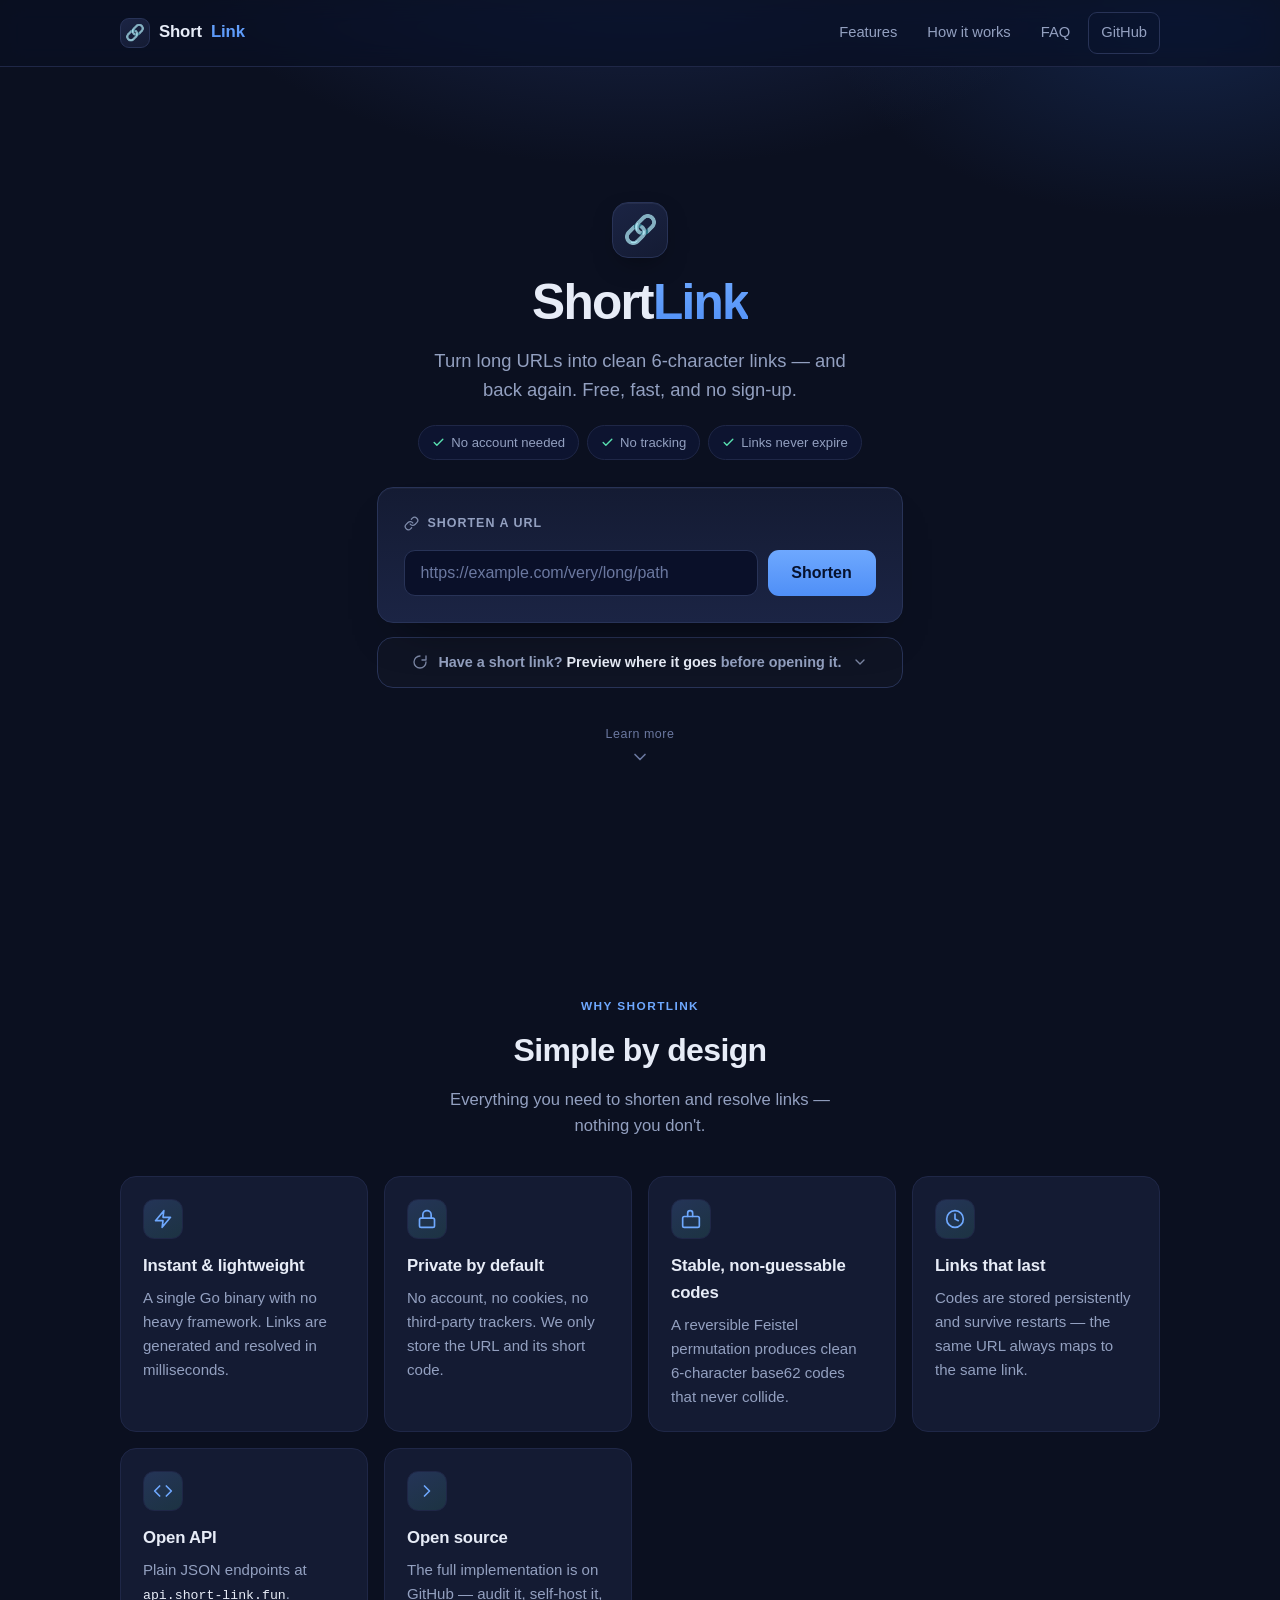
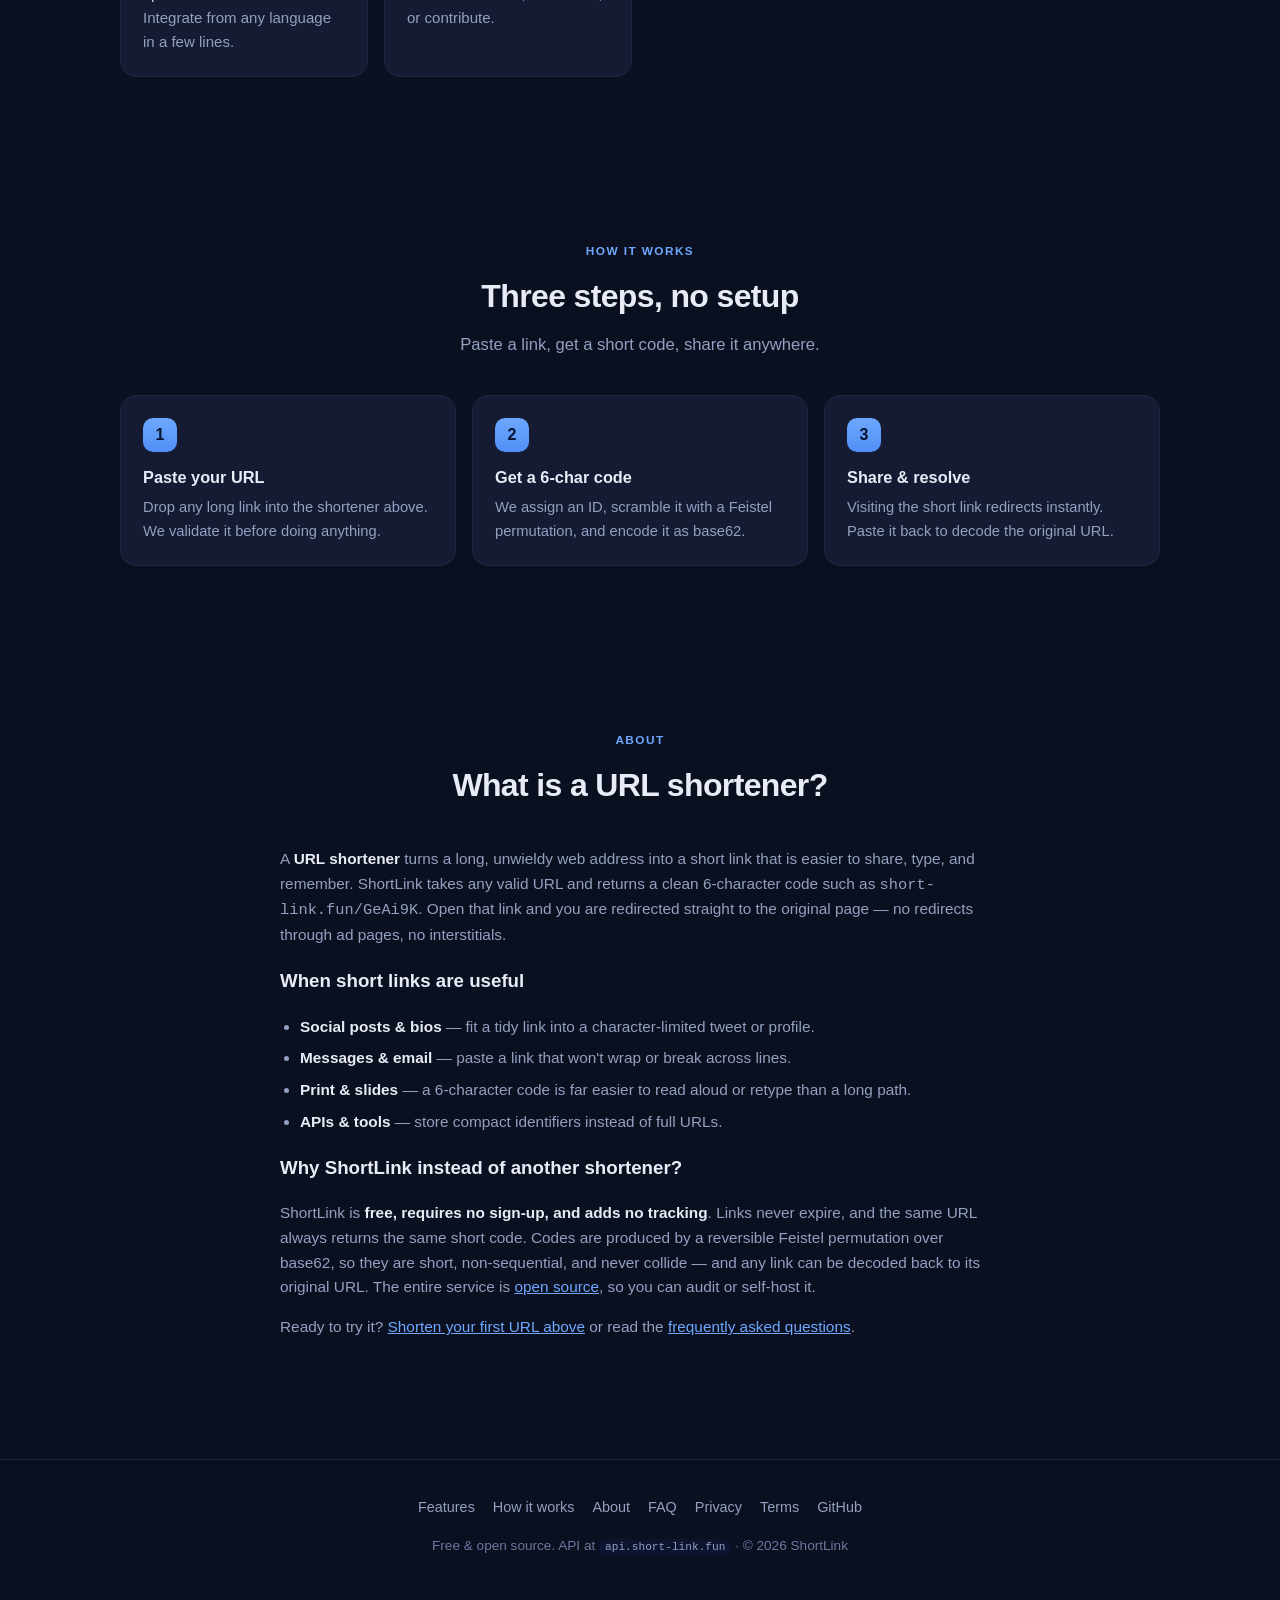
<file: web/index.html>
<!doctype html>
<html lang="en">
<head>
  <meta charset="utf-8" />
  <meta name="viewport" content="width=device-width, initial-scale=1" />

  <!-- SEO: primary  -->
  <title>ShortLink — Fast, Free URL Shortener (No Sign-up)</title>
  <meta name="description" content="Shorten long URLs into clean 6-character links and decode them back to the original. Free, fast, privacy-friendly, no sign-up or tracking." />
  <link rel="canonical" href="https://short-link.fun/" />
  <meta name="robots" content="index, follow, max-image-preview:large" />
  <meta name="theme-color" content="#0b1020" />
  <meta name="author" content="ShortLink" />
  <meta name="keywords" content="url shortener, short link, link shortener, free url shortener, shorten url, decode short link" />

  <!-- Open Graph / social share -->
  <meta property="og:type" content="website" />
  <meta property="og:title" content="ShortLink — Fast, Free URL Shortener" />
  <meta property="og:description" content="Shorten long URLs into clean 6-character links, and decode them back to the original. Free, fast, no sign-up." />
  <meta property="og:url" content="https://short-link.fun/" />
  <meta property="og:site_name" content="ShortLink" />
  <meta property="og:locale" content="en_US" />
  <meta property="og:image" content="https://short-link.fun/assets/og-image.png" />
  <meta property="og:image:width" content="1200" />
  <meta property="og:image:height" content="630" />
  <meta property="og:image:alt" content="ShortLink — fast, free URL shortener" />
  <meta name="twitter:card" content="summary_large_image" />
  <meta name="twitter:title" content="ShortLink — Fast, Free URL Shortener" />
  <meta name="twitter:description" content="Shorten long URLs into clean 6-character links, and decode them back to the original." />
  <meta name="twitter:image" content="https://short-link.fun/assets/og-image.png" />

  <link rel="icon" href="data:image/svg+xml,<svg xmlns='http://www.w3.org/2000/svg' viewBox='0 0 100 100'><text y='.9em' font-size='90'>🔗</text></svg>" />

  <!-- Perf: warm up the API connection early -->
  <link rel="preconnect" href="https://api.short-link.fun" crossorigin />
  <link rel="dns-prefetch" href="https://api.short-link.fun" />

  <link rel="stylesheet" href="assets/app.css" />

  <!-- Structured data: app + org -->
  <script type="application/ld+json">
  {
    "@context": "https://schema.org",
    "@graph": [
      {
        "@type": "WebApplication",
        "name": "ShortLink",
        "url": "https://short-link.fun/",
        "applicationCategory": "Utility",
        "operatingSystem": "Any",
        "browserRequirements": "Requires JavaScript",
        "offers": { "@type": "Offer", "price": "0", "priceCurrency": "USD" },
        "description": "Free URL shortener: shorten long URLs into 6-character links and decode them back."
      },
      {
        "@type": "Organization",
        "name": "ShortLink",
        "url": "https://short-link.fun/",
        "sameAs": ["https://github.com/TyronNA/short-link"]
      }
    ]
  }
  </script>
</head>
<body>
  <a class="skip-link" href="#tool">Skip to the shortener</a>

  <nav class="nav" aria-label="Primary">
    <div class="nav-inner">
      <a class="brand" href="/">
        <span class="badge" aria-hidden="true">🔗</span>
        Short<span class="mark">Link</span>
      </a>
      <div class="nav-links">
        <a class="hide-sm" href="#features">Features</a>
        <a class="hide-sm" href="#how">How it works</a>
        <a href="/faq">FAQ</a>
        <a class="ghbtn" href="https://github.com/TyronNA/short-link" rel="noopener">GitHub</a>
      </div>
    </div>
  </nav>

  <main id="top">
    <!-- ===== Hero + Tool (first screen, vertically centered) ===== -->
    <div class="fold">
    <section class="hero wrap" aria-labelledby="hero-title">
      <span class="logo-mark" aria-hidden="true">🔗</span>
      <h1 id="hero-title">Short<span class="mark">Link</span></h1>
      <p class="sub">Turn long URLs into clean 6-character links — and back again. Free, fast, and no sign-up.</p>
      <div class="pills">
        <span class="pill"><svg viewBox="0 0 24 24" fill="none" stroke="currentColor" stroke-width="2.5" stroke-linecap="round" stroke-linejoin="round"><polyline points="20 6 9 17 4 12"/></svg> No account needed</span>
        <span class="pill"><svg viewBox="0 0 24 24" fill="none" stroke="currentColor" stroke-width="2.5" stroke-linecap="round" stroke-linejoin="round"><polyline points="20 6 9 17 4 12"/></svg> No tracking</span>
        <span class="pill"><svg viewBox="0 0 24 24" fill="none" stroke="currentColor" stroke-width="2.5" stroke-linecap="round" stroke-linejoin="round"><polyline points="20 6 9 17 4 12"/></svg> Links never expire</span>
      </div>
    </section>

    <div id="tool" class="tool wrap">
      <section class="card" aria-labelledby="encode-title">
        <h2 class="card-title" id="encode-title">
          <svg viewBox="0 0 24 24" fill="none" stroke="currentColor" stroke-width="2" stroke-linecap="round" stroke-linejoin="round" aria-hidden="true"><path d="M10 13a5 5 0 0 0 7.54.54l3-3a5 5 0 0 0-7.07-7.07l-1.72 1.71"/><path d="M14 11a5 5 0 0 0-7.54-.54l-3 3a5 5 0 0 0 7.07 7.07l1.71-1.71"/></svg>
          Shorten a URL
        </h2>
        <form id="encode-form" class="row">
          <input type="url" id="encode-input" placeholder="https://example.com/very/long/path" required autocomplete="off" inputmode="url" aria-label="Long URL to shorten" />
          <button type="submit" id="encode-btn" class="submit">
            <span class="label">Shorten</span>
            <span class="spinner" aria-hidden="true"></span>
          </button>
        </form>
        <div class="result" id="encode-result" role="status" aria-live="polite">
          <span class="ico" aria-hidden="true"><svg viewBox="0 0 24 24" fill="none" stroke="currentColor" stroke-width="2.2" stroke-linecap="round" stroke-linejoin="round"><polyline points="20 6 9 17 4 12"/></svg></span>
          <a id="encode-link" href="#" target="_blank" rel="noopener"></a>
          <button class="copy" id="encode-copy" type="button" aria-label="Copy short link">
            <svg viewBox="0 0 24 24" fill="none" stroke="currentColor" stroke-width="2" stroke-linecap="round" stroke-linejoin="round" aria-hidden="true"><rect x="9" y="9" width="13" height="13" rx="2"/><path d="M5 15H4a2 2 0 0 1-2-2V4a2 2 0 0 1 2-2h9a2 2 0 0 1 2 2v1"/></svg>
            <span class="copy-label">Copy</span>
          </button>
        </div>
        <div class="error" id="encode-error" role="alert">
          <svg viewBox="0 0 24 24" fill="none" stroke="currentColor" stroke-width="2" stroke-linecap="round" stroke-linejoin="round" aria-hidden="true"><circle cx="12" cy="12" r="10"/><line x1="12" y1="8" x2="12" y2="12"/><line x1="12" y1="16" x2="12.01" y2="16"/></svg>
          <span class="error-text"></span>
        </div>
      </section>

      <details class="expand-tool">
        <summary aria-controls="decode-form">
          <svg viewBox="0 0 24 24" fill="none" stroke="currentColor" stroke-width="2" stroke-linecap="round" stroke-linejoin="round" aria-hidden="true"><path d="M21 12a9 9 0 1 1-9-9"/><polyline points="21 3 21 9 15 9"/></svg>
          <span>Have a short link? <strong>Preview where it goes</strong> before opening it.</span>
          <svg class="chevron" viewBox="0 0 24 24" fill="none" stroke="currentColor" stroke-width="2" stroke-linecap="round" stroke-linejoin="round" aria-hidden="true"><polyline points="6 9 12 15 18 9"/></svg>
        </summary>
        <form id="decode-form" class="row">
          <input type="text" id="decode-input" placeholder="https://short-link.fun/GeAi9K" required autocomplete="off" spellcheck="false" aria-label="Short link to expand" />
          <button type="submit" id="decode-btn" class="submit">
            <span class="label">Expand</span>
            <span class="spinner" aria-hidden="true"></span>
          </button>
        </form>
        <div class="result" id="decode-result" role="status" aria-live="polite">
          <span class="ico" aria-hidden="true"><svg viewBox="0 0 24 24" fill="none" stroke="currentColor" stroke-width="2.2" stroke-linecap="round" stroke-linejoin="round"><polyline points="20 6 9 17 4 12"/></svg></span>
          <a id="decode-link" href="#" target="_blank" rel="noopener"></a>
          <button class="copy" id="decode-copy" type="button" aria-label="Copy original URL">
            <svg viewBox="0 0 24 24" fill="none" stroke="currentColor" stroke-width="2" stroke-linecap="round" stroke-linejoin="round" aria-hidden="true"><rect x="9" y="9" width="13" height="13" rx="2"/><path d="M5 15H4a2 2 0 0 1-2-2V4a2 2 0 0 1 2-2h9a2 2 0 0 1 2 2v1"/></svg>
            <span class="copy-label">Copy</span>
          </button>
        </div>
        <div class="error" id="decode-error" role="alert">
          <svg viewBox="0 0 24 24" fill="none" stroke="currentColor" stroke-width="2" stroke-linecap="round" stroke-linejoin="round" aria-hidden="true"><circle cx="12" cy="12" r="10"/><line x1="12" y1="8" x2="12" y2="12"/><line x1="12" y1="16" x2="12.01" y2="16"/></svg>
          <span class="error-text"></span>
        </div>
      </details>
    </div>
    <a class="scroll-cue" href="#features" aria-label="See features below">
      <span>Learn more</span>
      <svg viewBox="0 0 24 24" fill="none" stroke="currentColor" stroke-width="2" stroke-linecap="round" stroke-linejoin="round" aria-hidden="true"><polyline points="6 9 12 15 18 9"/></svg>
    </a>
    </div>
    <!-- /fold -->

    <!-- ===== Features ===== -->
    <section id="features" class="block">
      <div class="wrap">
        <div class="section-head">
          <span class="eyebrow">Why ShortLink</span>
          <h2 class="section-title">Simple by design</h2>
          <p>Everything you need to shorten and resolve links — nothing you don't.</p>
        </div>
        <div class="grid">
          <article class="feature">
            <div class="ficon" aria-hidden="true"><svg viewBox="0 0 24 24" fill="none" stroke="currentColor" stroke-width="2" stroke-linecap="round" stroke-linejoin="round"><polygon points="13 2 3 14 12 14 11 22 21 10 12 10 13 2"/></svg></div>
            <h3>Instant &amp; lightweight</h3>
            <p>A single Go binary with no heavy framework. Links are generated and resolved in milliseconds.</p>
          </article>
          <article class="feature">
            <div class="ficon" aria-hidden="true"><svg viewBox="0 0 24 24" fill="none" stroke="currentColor" stroke-width="2" stroke-linecap="round" stroke-linejoin="round"><rect x="3" y="11" width="18" height="11" rx="2"/><path d="M7 11V7a5 5 0 0 1 10 0v4"/></svg></div>
            <h3>Private by default</h3>
            <p>No account, no cookies, no third-party trackers. We only store the URL and its short code.</p>
          </article>
          <article class="feature">
            <div class="ficon" aria-hidden="true"><svg viewBox="0 0 24 24" fill="none" stroke="currentColor" stroke-width="2" stroke-linecap="round" stroke-linejoin="round"><path d="M14 9V5a3 3 0 0 0-6 0v4"/><rect x="2" y="9" width="20" height="13" rx="2"/></svg></div>
            <h3>Stable, non-guessable codes</h3>
            <p>A reversible Feistel permutation produces clean 6-character base62 codes that never collide.</p>
          </article>
          <article class="feature">
            <div class="ficon" aria-hidden="true"><svg viewBox="0 0 24 24" fill="none" stroke="currentColor" stroke-width="2" stroke-linecap="round" stroke-linejoin="round"><circle cx="12" cy="12" r="10"/><polyline points="12 6 12 12 16 14"/></svg></div>
            <h3>Links that last</h3>
            <p>Codes are stored persistently and survive restarts — the same URL always maps to the same link.</p>
          </article>
          <article class="feature">
            <div class="ficon" aria-hidden="true"><svg viewBox="0 0 24 24" fill="none" stroke="currentColor" stroke-width="2" stroke-linecap="round" stroke-linejoin="round"><polyline points="16 18 22 12 16 6"/><polyline points="8 6 2 12 8 18"/></svg></div>
            <h3>Open API</h3>
            <p>Plain JSON endpoints at <code>api.short-link.fun</code>. Integrate from any language in a few lines.</p>
          </article>
          <article class="feature">
            <div class="ficon" aria-hidden="true"><svg viewBox="0 0 24 24" fill="none" stroke="currentColor" stroke-width="2" stroke-linecap="round" stroke-linejoin="round"><path d="M9 18l6-6-6-6"/></svg></div>
            <h3>Open source</h3>
            <p>The full implementation is on GitHub — audit it, self-host it, or contribute.</p>
          </article>
        </div>
      </div>
    </section>

    <!-- ===== How it works ===== -->
    <section id="how" class="block">
      <div class="wrap">
        <div class="section-head">
          <span class="eyebrow">How it works</span>
          <h2 class="section-title">Three steps, no setup</h2>
          <p>Paste a link, get a short code, share it anywhere.</p>
        </div>
        <ol class="steps">
          <li class="step">
            <div class="num">1</div>
            <h3>Paste your URL</h3>
            <p>Drop any long link into the shortener above. We validate it before doing anything.</p>
          </li>
          <li class="step">
            <div class="num">2</div>
            <h3>Get a 6-char code</h3>
            <p>We assign an ID, scramble it with a Feistel permutation, and encode it as base62.</p>
          </li>
          <li class="step">
            <div class="num">3</div>
            <h3>Share &amp; resolve</h3>
            <p>Visiting the short link redirects instantly. Paste it back to decode the original URL.</p>
          </li>
        </ol>
      </div>
    </section>

    <!-- ===== About / SEO content ===== -->
    <section id="about" class="block">
      <div class="wrap">
        <div class="section-head">
          <span class="eyebrow">About</span>
          <h2 class="section-title">What is a URL shortener?</h2>
        </div>
        <div class="prose">
          <p>A <strong>URL shortener</strong> turns a long, unwieldy web address into a short link that is
            easier to share, type, and remember. ShortLink takes any valid URL and returns a clean
            6-character code such as <code>short-link.fun/GeAi9K</code>. Open that link and you are
            redirected straight to the original page — no redirects through ad pages, no interstitials.</p>

          <h3>When short links are useful</h3>
          <ul>
            <li><strong>Social posts &amp; bios</strong> — fit a tidy link into a character-limited tweet or profile.</li>
            <li><strong>Messages &amp; email</strong> — paste a link that won't wrap or break across lines.</li>
            <li><strong>Print &amp; slides</strong> — a 6-character code is far easier to read aloud or retype than a long path.</li>
            <li><strong>APIs &amp; tools</strong> — store compact identifiers instead of full URLs.</li>
          </ul>

          <h3>Why ShortLink instead of another shortener?</h3>
          <p>ShortLink is <strong>free, requires no sign-up, and adds no tracking</strong>. Links never expire,
            and the same URL always returns the same short code. Codes are produced by a reversible Feistel
            permutation over base62, so they are short, non-sequential, and never collide — and any link can be
            decoded back to its original URL. The entire service is
            <a href="https://github.com/TyronNA/short-link" rel="noopener">open source</a>, so you can audit
            or self-host it.</p>

          <p>Ready to try it? <a href="#tool">Shorten your first URL above</a> or read the
            <a href="/faq">frequently asked questions</a>.</p>
        </div>
      </div>
    </section>
  </main>

  <footer>
    <div class="wrap">
      <nav class="foot-links" aria-label="Footer">
        <a href="#features">Features</a>
        <a href="#how">How it works</a>
        <a href="#about">About</a>
        <a href="/faq">FAQ</a>
        <a href="/privacy">Privacy</a>
        <a href="/terms">Terms</a>
        <a href="https://github.com/TyronNA/short-link" rel="noopener">GitHub</a>
      </nav>
      <p class="meta">Free &amp; open source. API at <code>api.short-link.fun</code> · © 2026 ShortLink</p>
    </div>
  </footer>

  <script src="assets/app.js" defer></script>
</body>
</html>
</file>
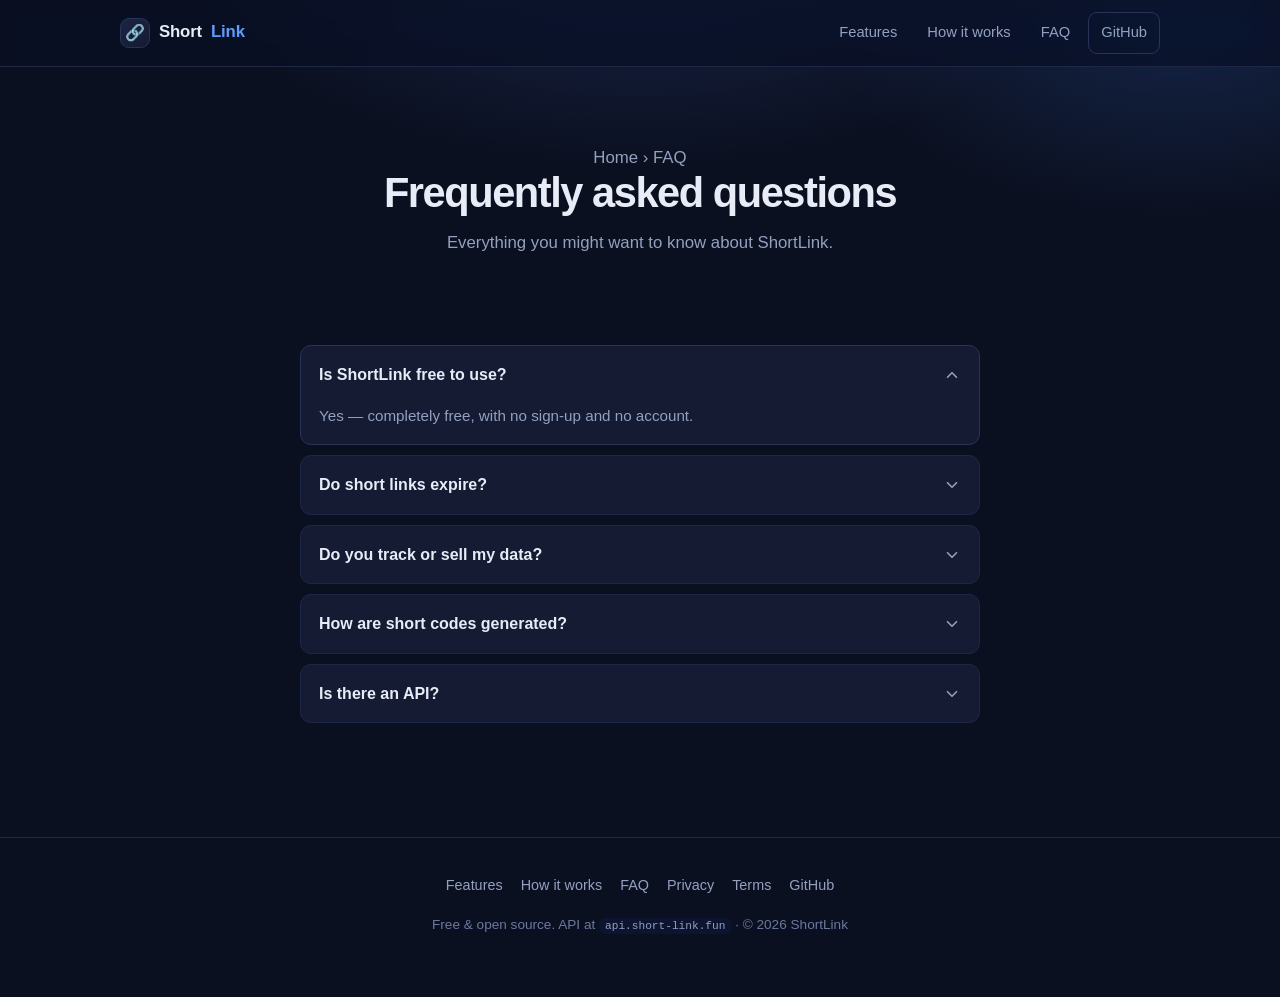
<file: web/faq.html>
<!doctype html>
<html lang="en">
<head>
  <meta charset="utf-8" />
  <meta name="viewport" content="width=device-width, initial-scale=1" />

  <title>FAQ — ShortLink URL Shortener</title>
  <meta name="description" content="Frequently asked questions about ShortLink: pricing, link expiry, privacy, how short codes are generated, and the API." />
  <link rel="canonical" href="https://short-link.fun/faq" />
  <meta name="robots" content="index, follow, max-image-preview:large" />
  <meta name="theme-color" content="#0b1020" />

  <meta property="og:type" content="website" />
  <meta property="og:title" content="FAQ — ShortLink URL Shortener" />
  <meta property="og:description" content="Answers about pricing, link expiry, privacy, short-code generation, and the ShortLink API." />
  <meta property="og:url" content="https://short-link.fun/faq" />
  <meta property="og:site_name" content="ShortLink" />
  <meta property="og:locale" content="en_US" />
  <meta property="og:image" content="https://short-link.fun/assets/og-image.png" />
  <meta property="og:image:width" content="1200" />
  <meta property="og:image:height" content="630" />
  <meta property="og:image:alt" content="ShortLink — fast, free URL shortener" />
  <meta name="twitter:card" content="summary_large_image" />
  <meta name="twitter:title" content="FAQ — ShortLink URL Shortener" />
  <meta name="twitter:description" content="Answers about pricing, link expiry, privacy, short-code generation, and the ShortLink API." />
  <meta name="twitter:image" content="https://short-link.fun/assets/og-image.png" />

  <link rel="icon" href="data:image/svg+xml,<svg xmlns='http://www.w3.org/2000/svg' viewBox='0 0 100 100'><text y='.9em' font-size='90'>🔗</text></svg>" />
  <link rel="stylesheet" href="assets/app.css" />

  <!-- FAQPage structured data (rich results) -->
  <script type="application/ld+json">
  {
    "@context": "https://schema.org",
    "@type": "FAQPage",
    "mainEntity": [
      { "@type": "Question", "name": "Is ShortLink free to use?", "acceptedAnswer": { "@type": "Answer", "text": "Yes. ShortLink is completely free with no sign-up and no account." } },
      { "@type": "Question", "name": "Do short links expire?", "acceptedAnswer": { "@type": "Answer", "text": "No. Links are stored persistently and keep redirecting to the original URL as long as the service runs." } },
      { "@type": "Question", "name": "Do you track or sell my data?", "acceptedAnswer": { "@type": "Answer", "text": "No. We do not require an account, do not run third-party trackers, and do not sell data. Only the URL and its generated code are stored." } },
      { "@type": "Question", "name": "How are short codes generated?", "acceptedAnswer": { "@type": "Answer", "text": "Each URL gets a sequential ID that is run through a reversible Feistel permutation and encoded as a 6-character base62 code. Codes are non-sequential and never collide." } },
      { "@type": "Question", "name": "Is there an API?", "acceptedAnswer": { "@type": "Answer", "text": "Yes. POST /encode and POST /decode accept and return JSON at api.short-link.fun." } }
    ]
  }
  </script>

  <!-- Breadcrumb structured data -->
  <script type="application/ld+json">
  {
    "@context": "https://schema.org",
    "@type": "BreadcrumbList",
    "itemListElement": [
      { "@type": "ListItem", "position": 1, "name": "Home", "item": "https://short-link.fun/" },
      { "@type": "ListItem", "position": 2, "name": "FAQ", "item": "https://short-link.fun/faq" }
    ]
  }
  </script>
</head>
<body>
  <a class="skip-link" href="#faq">Skip to FAQ</a>

  <nav class="nav" aria-label="Primary">
    <div class="nav-inner">
      <a class="brand" href="/">
        <span class="badge" aria-hidden="true">🔗</span>
        Short<span class="mark">Link</span>
      </a>
      <div class="nav-links">
        <a class="hide-sm" href="/#features">Features</a>
        <a class="hide-sm" href="/#how">How it works</a>
        <a href="/faq">FAQ</a>
        <a class="ghbtn" href="https://github.com/TyronNA/short-link" rel="noopener">GitHub</a>
      </div>
    </div>
  </nav>

  <main>
    <header class="page-head wrap">
      <p class="breadcrumb"><a href="/">Home</a> › FAQ</p>
      <h1>Frequently asked questions</h1>
      <p>Everything you might want to know about ShortLink.</p>
    </header>

    <section id="faq" class="block">
      <div class="wrap faq">
        <details open>
          <summary>Is ShortLink free to use? <span class="chev" aria-hidden="true"><svg viewBox="0 0 24 24" fill="none" stroke="currentColor" stroke-width="2.2" stroke-linecap="round" stroke-linejoin="round"><polyline points="6 9 12 15 18 9"/></svg></span></summary>
          <p>Yes — completely free, with no sign-up and no account.</p>
        </details>
        <details>
          <summary>Do short links expire? <span class="chev" aria-hidden="true"><svg viewBox="0 0 24 24" fill="none" stroke="currentColor" stroke-width="2.2" stroke-linecap="round" stroke-linejoin="round"><polyline points="6 9 12 15 18 9"/></svg></span></summary>
          <p>No. Links are stored persistently and keep redirecting to the original URL as long as the service runs.</p>
        </details>
        <details>
          <summary>Do you track or sell my data? <span class="chev" aria-hidden="true"><svg viewBox="0 0 24 24" fill="none" stroke="currentColor" stroke-width="2.2" stroke-linecap="round" stroke-linejoin="round"><polyline points="6 9 12 15 18 9"/></svg></span></summary>
          <p>No. There's no account, no third-party trackers, and we don't sell data. Only the URL and its generated code are stored. See our <a href="/privacy">Privacy Policy</a>.</p>
        </details>
        <details>
          <summary>How are short codes generated? <span class="chev" aria-hidden="true"><svg viewBox="0 0 24 24" fill="none" stroke="currentColor" stroke-width="2.2" stroke-linecap="round" stroke-linejoin="round"><polyline points="6 9 12 15 18 9"/></svg></span></summary>
          <p>Each URL gets a sequential ID, which is run through a reversible Feistel permutation and encoded as a 6-character base62 code. Codes are non-sequential and never collide.</p>
        </details>
        <details>
          <summary>Is there an API? <span class="chev" aria-hidden="true"><svg viewBox="0 0 24 24" fill="none" stroke="currentColor" stroke-width="2.2" stroke-linecap="round" stroke-linejoin="round"><polyline points="6 9 12 15 18 9"/></svg></span></summary>
          <p><code>POST /encode</code> and <code>POST /decode</code> accept and return JSON at <code>api.short-link.fun</code>. See the <a href="https://github.com/TyronNA/short-link" rel="noopener">GitHub README</a> for request/response details.</p>
        </details>
      </div>
    </section>
  </main>

  <footer>
    <div class="wrap">
      <nav class="foot-links" aria-label="Footer">
        <a href="/#features">Features</a>
        <a href="/#how">How it works</a>
        <a href="/faq">FAQ</a>
        <a href="/privacy">Privacy</a>
        <a href="/terms">Terms</a>
        <a href="https://github.com/TyronNA/short-link" rel="noopener">GitHub</a>
      </nav>
      <p class="meta">Free &amp; open source. API at <code>api.short-link.fun</code> · © 2026 ShortLink</p>
    </div>
  </footer>
</body>
</html>
</file>
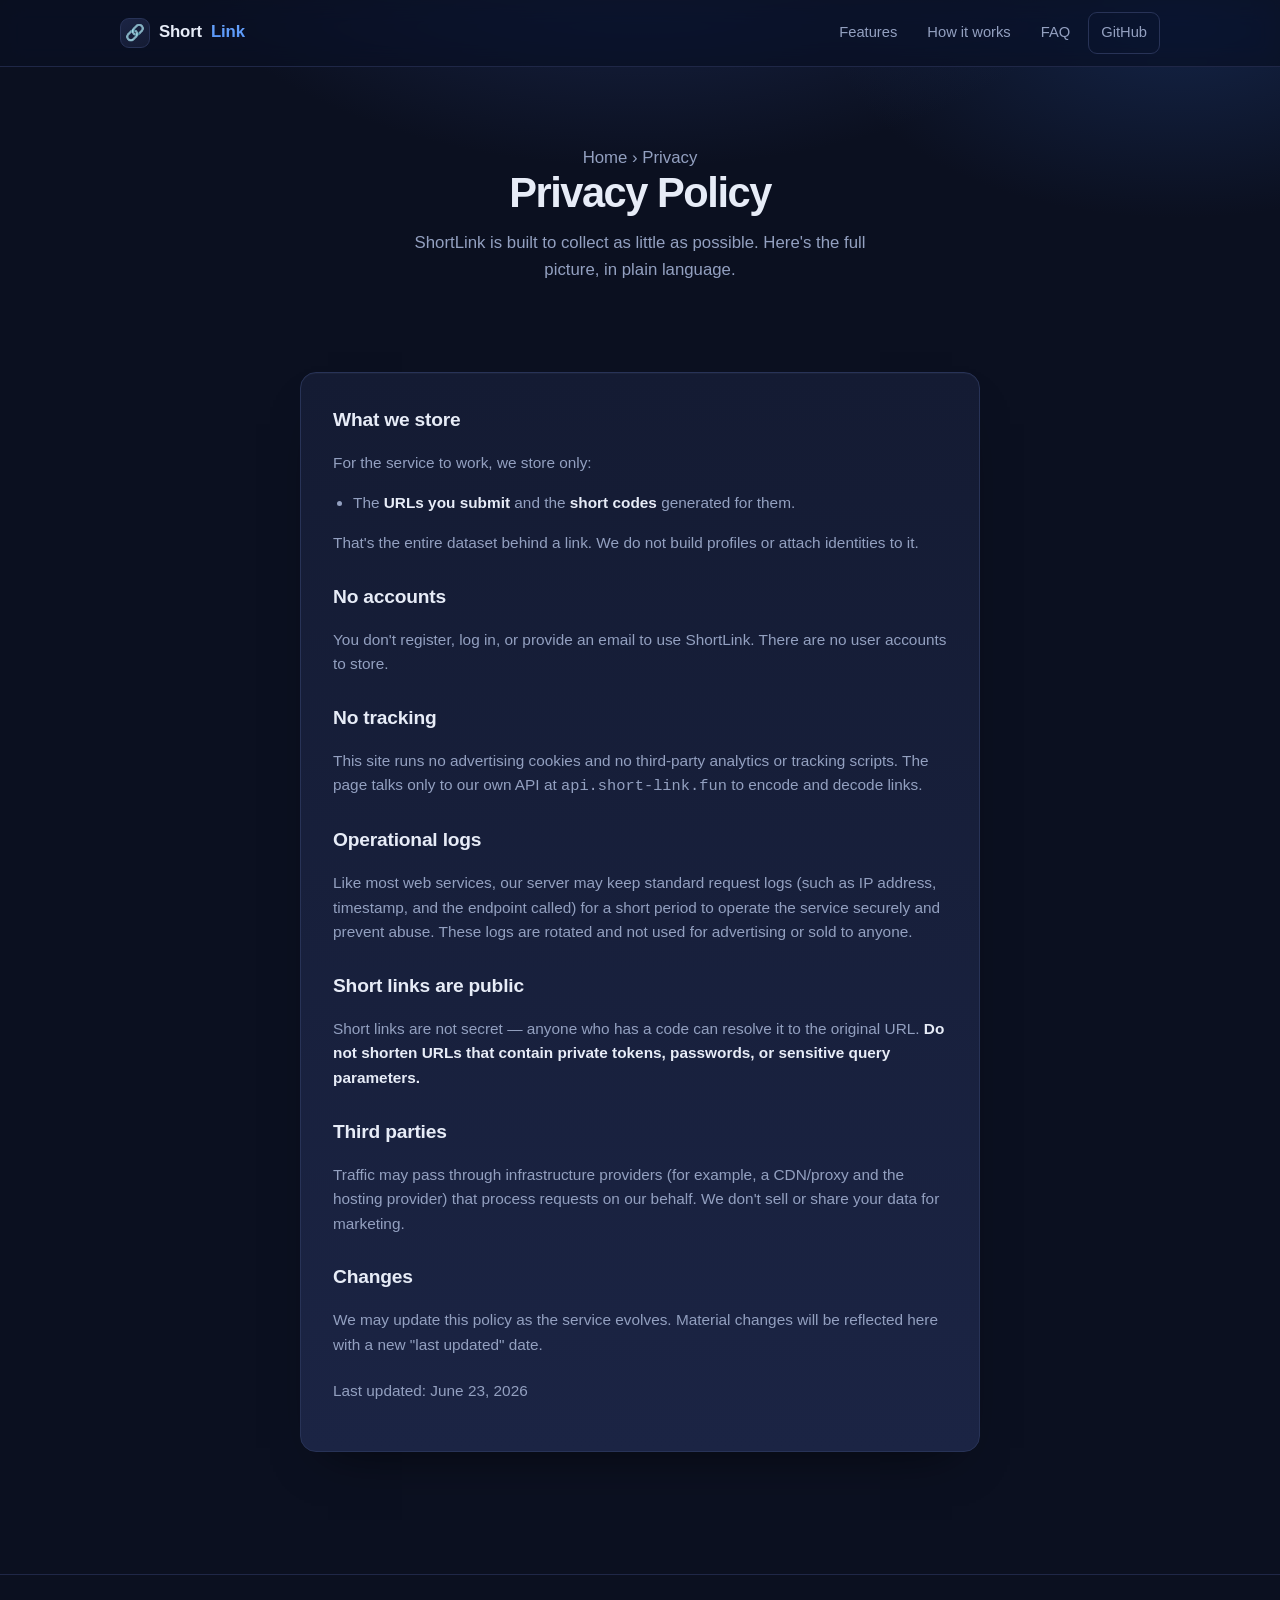
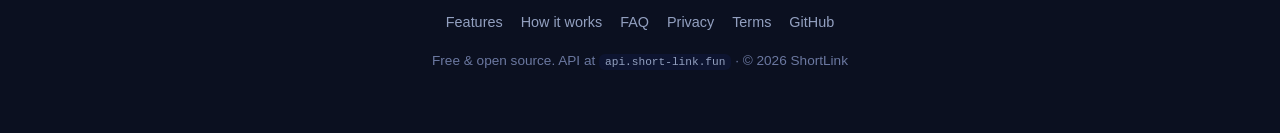
<file: web/privacy.html>
<!doctype html>
<html lang="en">
<head>
  <meta charset="utf-8" />
  <meta name="viewport" content="width=device-width, initial-scale=1" />

  <title>Privacy Policy — ShortLink</title>
  <meta name="description" content="ShortLink's privacy policy: what we store, no accounts, no third-party tracking, and how operational logs are handled." />
  <link rel="canonical" href="https://short-link.fun/privacy" />
  <meta name="robots" content="index, follow" />
  <meta name="theme-color" content="#0b1020" />

  <meta property="og:type" content="article" />
  <meta property="og:title" content="Privacy Policy — ShortLink" />
  <meta property="og:description" content="What ShortLink stores, and what it doesn't. No accounts, no trackers." />
  <meta property="og:url" content="https://short-link.fun/privacy" />
  <meta property="og:site_name" content="ShortLink" />
  <meta property="og:image" content="https://short-link.fun/assets/og-image.png" />
  <meta property="og:image:width" content="1200" />
  <meta property="og:image:height" content="630" />
  <meta property="og:image:alt" content="ShortLink — fast, free URL shortener" />
  <meta name="twitter:card" content="summary_large_image" />
  <meta name="twitter:title" content="Privacy Policy — ShortLink" />
  <meta name="twitter:description" content="What ShortLink stores, and what it doesn't. No accounts, no trackers." />
  <meta name="twitter:image" content="https://short-link.fun/assets/og-image.png" />

  <link rel="icon" href="data:image/svg+xml,<svg xmlns='http://www.w3.org/2000/svg' viewBox='0 0 100 100'><text y='.9em' font-size='90'>🔗</text></svg>" />
  <link rel="stylesheet" href="assets/app.css" />

  <!-- Breadcrumb structured data -->
  <script type="application/ld+json">
  {
    "@context": "https://schema.org",
    "@type": "BreadcrumbList",
    "itemListElement": [
      { "@type": "ListItem", "position": 1, "name": "Home", "item": "https://short-link.fun/" },
      { "@type": "ListItem", "position": 2, "name": "Privacy", "item": "https://short-link.fun/privacy" }
    ]
  }
  </script>
</head>
<body>
  <a class="skip-link" href="#content">Skip to content</a>

  <nav class="nav" aria-label="Primary">
    <div class="nav-inner">
      <a class="brand" href="/">
        <span class="badge" aria-hidden="true">🔗</span>
        Short<span class="mark">Link</span>
      </a>
      <div class="nav-links">
        <a class="hide-sm" href="/#features">Features</a>
        <a class="hide-sm" href="/#how">How it works</a>
        <a href="/faq">FAQ</a>
        <a class="ghbtn" href="https://github.com/TyronNA/short-link" rel="noopener">GitHub</a>
      </div>
    </div>
  </nav>

  <main id="content">
    <header class="page-head wrap">
      <p class="breadcrumb"><a href="/">Home</a> › Privacy</p>
      <h1>Privacy Policy</h1>
      <p>ShortLink is built to collect as little as possible. Here's the full picture, in plain language.</p>
    </header>

    <section class="block">
      <div class="wrap prose">
        <div class="card">
          <h2>What we store</h2>
          <p>For the service to work, we store only:</p>
          <ul>
            <li>The <strong>URLs you submit</strong> and the <strong>short codes</strong> generated for them.</li>
          </ul>
          <p>That's the entire dataset behind a link. We do not build profiles or attach identities to it.</p>

          <h2>No accounts</h2>
          <p>You don't register, log in, or provide an email to use ShortLink. There are no user accounts to store.</p>

          <h2>No tracking</h2>
          <p>This site runs no advertising cookies and no third-party analytics or tracking scripts. The page talks only to our own API at <code>api.short-link.fun</code> to encode and decode links.</p>

          <h2>Operational logs</h2>
          <p>Like most web services, our server may keep standard request logs (such as IP address, timestamp, and the endpoint called) for a short period to operate the service securely and prevent abuse. These logs are rotated and not used for advertising or sold to anyone.</p>

          <h2>Short links are public</h2>
          <p>Short links are not secret — anyone who has a code can resolve it to the original URL. <strong>Do not shorten URLs that contain private tokens, passwords, or sensitive query parameters.</strong></p>

          <h2>Third parties</h2>
          <p>Traffic may pass through infrastructure providers (for example, a CDN/proxy and the hosting provider) that process requests on our behalf. We don't sell or share your data for marketing.</p>

          <h2>Changes</h2>
          <p>We may update this policy as the service evolves. Material changes will be reflected here with a new "last updated" date.</p>

          <p class="updated">Last updated: June 23, 2026</p>
        </div>
      </div>
    </section>
  </main>

  <footer>
    <div class="wrap">
      <nav class="foot-links" aria-label="Footer">
        <a href="/#features">Features</a>
        <a href="/#how">How it works</a>
        <a href="/faq">FAQ</a>
        <a href="/privacy">Privacy</a>
        <a href="/terms">Terms</a>
        <a href="https://github.com/TyronNA/short-link" rel="noopener">GitHub</a>
      </nav>
      <p class="meta">Free &amp; open source. API at <code>api.short-link.fun</code> · © 2026 ShortLink</p>
    </div>
  </footer>
</body>
</html>
</file>
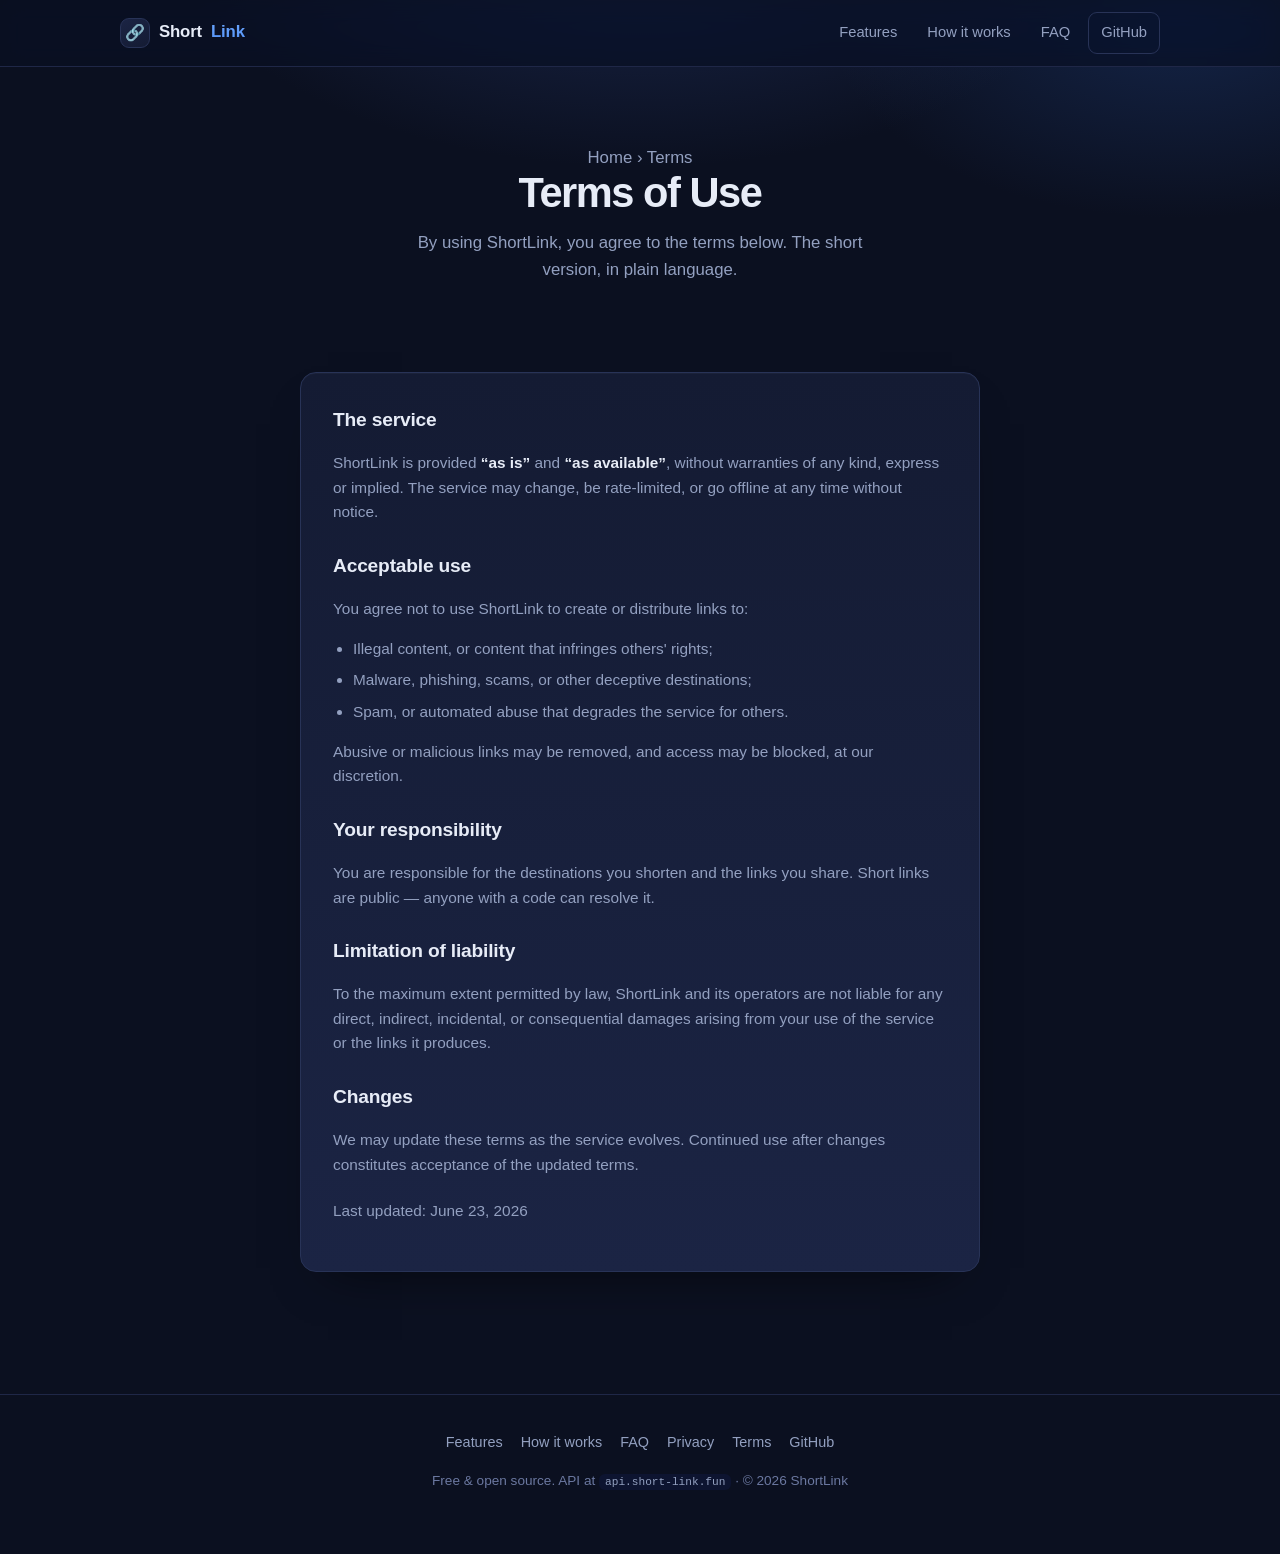
<file: web/terms.html>
<!doctype html>
<html lang="en">
<head>
  <meta charset="utf-8" />
  <meta name="viewport" content="width=device-width, initial-scale=1" />

  <title>Terms of Use — ShortLink</title>
  <meta name="description" content="ShortLink's terms of use: acceptable use, the service is provided as-is, and limitation of liability." />
  <link rel="canonical" href="https://short-link.fun/terms" />
  <meta name="robots" content="index, follow" />
  <meta name="theme-color" content="#0b1020" />

  <meta property="og:type" content="article" />
  <meta property="og:title" content="Terms of Use — ShortLink" />
  <meta property="og:description" content="Acceptable use, as-is service, and liability for ShortLink." />
  <meta property="og:url" content="https://short-link.fun/terms" />
  <meta property="og:site_name" content="ShortLink" />
  <meta property="og:image" content="https://short-link.fun/assets/og-image.png" />
  <meta property="og:image:width" content="1200" />
  <meta property="og:image:height" content="630" />
  <meta property="og:image:alt" content="ShortLink — fast, free URL shortener" />
  <meta name="twitter:card" content="summary_large_image" />
  <meta name="twitter:title" content="Terms of Use — ShortLink" />
  <meta name="twitter:description" content="Acceptable use, as-is service, and liability for ShortLink." />
  <meta name="twitter:image" content="https://short-link.fun/assets/og-image.png" />

  <link rel="icon" href="data:image/svg+xml,<svg xmlns='http://www.w3.org/2000/svg' viewBox='0 0 100 100'><text y='.9em' font-size='90'>🔗</text></svg>" />
  <link rel="stylesheet" href="assets/app.css" />

  <!-- Breadcrumb structured data -->
  <script type="application/ld+json">
  {
    "@context": "https://schema.org",
    "@type": "BreadcrumbList",
    "itemListElement": [
      { "@type": "ListItem", "position": 1, "name": "Home", "item": "https://short-link.fun/" },
      { "@type": "ListItem", "position": 2, "name": "Terms", "item": "https://short-link.fun/terms" }
    ]
  }
  </script>
</head>
<body>
  <a class="skip-link" href="#content">Skip to content</a>

  <nav class="nav" aria-label="Primary">
    <div class="nav-inner">
      <a class="brand" href="/">
        <span class="badge" aria-hidden="true">🔗</span>
        Short<span class="mark">Link</span>
      </a>
      <div class="nav-links">
        <a class="hide-sm" href="/#features">Features</a>
        <a class="hide-sm" href="/#how">How it works</a>
        <a href="/faq">FAQ</a>
        <a class="ghbtn" href="https://github.com/TyronNA/short-link" rel="noopener">GitHub</a>
      </div>
    </div>
  </nav>

  <main id="content">
    <header class="page-head wrap">
      <p class="breadcrumb"><a href="/">Home</a> › Terms</p>
      <h1>Terms of Use</h1>
      <p>By using ShortLink, you agree to the terms below. The short version, in plain language.</p>
    </header>

    <section class="block">
      <div class="wrap prose">
        <div class="card">
          <h2>The service</h2>
          <p>ShortLink is provided <strong>“as is”</strong> and <strong>“as available”</strong>, without warranties of any kind, express or implied. The service may change, be rate-limited, or go offline at any time without notice.</p>

          <h2>Acceptable use</h2>
          <p>You agree not to use ShortLink to create or distribute links to:</p>
          <ul>
            <li>Illegal content, or content that infringes others' rights;</li>
            <li>Malware, phishing, scams, or other deceptive destinations;</li>
            <li>Spam, or automated abuse that degrades the service for others.</li>
          </ul>
          <p>Abusive or malicious links may be removed, and access may be blocked, at our discretion.</p>

          <h2>Your responsibility</h2>
          <p>You are responsible for the destinations you shorten and the links you share. Short links are public — anyone with a code can resolve it.</p>

          <h2>Limitation of liability</h2>
          <p>To the maximum extent permitted by law, ShortLink and its operators are not liable for any direct, indirect, incidental, or consequential damages arising from your use of the service or the links it produces.</p>

          <h2>Changes</h2>
          <p>We may update these terms as the service evolves. Continued use after changes constitutes acceptance of the updated terms.</p>

          <p class="updated">Last updated: June 23, 2026</p>
        </div>
      </div>
    </section>
  </main>

  <footer>
    <div class="wrap">
      <nav class="foot-links" aria-label="Footer">
        <a href="/#features">Features</a>
        <a href="/#how">How it works</a>
        <a href="/faq">FAQ</a>
        <a href="/privacy">Privacy</a>
        <a href="/terms">Terms</a>
        <a href="https://github.com/TyronNA/short-link" rel="noopener">GitHub</a>
      </nav>
      <p class="meta">Free &amp; open source. API at <code>api.short-link.fun</code> · © 2026 ShortLink</p>
    </div>
  </footer>
</body>
</html>
</file>
<file: web/assets/app.css>
:root {
  --bg: #0b1020;
  --bg-2: #0d1430;
  --panel: #141b33;
  --panel-2: #1b2444;
  --field: #0a1029;
  --text: #e7ecf7;
  --muted: #93a0c0;
  --muted-dim: #6b78a0;
  --accent: #6ea8fe;
  --accent-strong: #4f8ff7;
  --accent-2: #59e0b0;
  --border: #283357;
  --border-soft: #1f2747;
  --danger: #ff7a8a;
  --danger-bg: #2a1525;
  --ring: rgba(110, 168, 254, 0.35);
  --radius: 16px;
  --radius-sm: 11px;
  --maxw: 1080px;
  --readw: 720px;
}
* { box-sizing: border-box; }
html { -webkit-text-size-adjust: 100%; scroll-behavior: smooth; scroll-padding-top: 80px; }
@media (prefers-reduced-motion: reduce) { html { scroll-behavior: auto; } }

body {
  margin: 0;
  font-family: -apple-system, BlinkMacSystemFont, "Segoe UI", Roboto, Helvetica, Arial, sans-serif;
  background:
    radial-gradient(900px 500px at 50% -12%, #1c2a52 0%, rgba(28,42,82,0) 55%),
    radial-gradient(700px 400px at 92% 2%, #142447 0%, rgba(20,36,71,0) 50%),
    var(--bg);
  background-attachment: fixed;
  color: var(--text);
  min-height: 100vh;
  line-height: 1.6;
  -webkit-font-smoothing: antialiased;
  text-rendering: optimizeLegibility;
}

a { color: var(--accent); }

.skip-link {
  position: absolute; left: -999px; top: 0;
  background: var(--accent); color: #06122e; padding: 10px 16px;
  border-radius: 0 0 10px 0; font-weight: 700; z-index: 100;
}
.skip-link:focus { left: 0; }

.wrap { max-width: var(--maxw); margin: 0 auto; padding: 0 20px; }

/* ---- Nav ---- */
.nav {
  position: sticky; top: 0; z-index: 50;
  background: rgba(11,16,32,0.72);
  backdrop-filter: saturate(160%) blur(12px);
  -webkit-backdrop-filter: saturate(160%) blur(12px);
  border-bottom: 1px solid var(--border-soft);
}
.nav-inner {
  max-width: var(--maxw); margin: 0 auto; padding: 12px 20px;
  display: flex; align-items: center; justify-content: space-between; gap: 16px;
}
.brand { display: inline-flex; align-items: center; gap: 9px; font-weight: 700; font-size: 1.05rem; color: var(--text); text-decoration: none; letter-spacing: -0.01em; }
.brand .badge {
  width: 30px; height: 30px; display: grid; place-items: center; font-size: 16px;
  border-radius: 9px; background: linear-gradient(150deg, var(--panel-2), var(--panel));
  border: 1px solid var(--border);
}
.brand .mark { background: linear-gradient(180deg, var(--accent), var(--accent-strong)); -webkit-background-clip: text; background-clip: text; -webkit-text-fill-color: transparent; }
.nav-links { display: flex; align-items: center; gap: 6px; }
.nav-links a {
  color: var(--muted); text-decoration: none; font-size: 0.92rem; font-weight: 500;
  padding: 8px 12px; border-radius: 9px; transition: color 0.15s ease, background 0.15s ease;
}
.nav-links a:hover { color: var(--text); background: rgba(255,255,255,0.04); }
.nav-links a.ghbtn { border: 1px solid var(--border); }
@media (max-width: 720px) { .nav-links .hide-sm { display: none; } }

/* ---- Sections ---- */
section { scroll-margin-top: 80px; }
.section-head { text-align: center; max-width: 46ch; margin: 0 auto 36px; }
.eyebrow {
  display: inline-block; font-size: 0.74rem; letter-spacing: 0.12em; text-transform: uppercase;
  color: var(--accent); font-weight: 700; margin-bottom: 10px;
}
h2.section-title { font-size: clamp(1.5rem, 4vw, 2rem); margin: 0 0 10px; letter-spacing: -0.02em; }
.section-head p { color: var(--muted); margin: 0; font-size: 1.04rem; }

/* ---- Fold: hero + tool centered in the first screen ---- */
.fold {
  min-height: calc(100svh - 55px); /* viewport minus sticky nav */
  display: flex;
  flex-direction: column;
  justify-content: center;
  padding: clamp(16px, 3vh, 32px) 0 clamp(20px, 4vh, 40px);
}

/* ---- Hero ---- */
.hero { text-align: center; padding: 0 0 clamp(20px, 3vh, 32px); }
.logo-mark {
  width: 56px; height: 56px; display: inline-grid; place-items: center; font-size: 28px;
  border-radius: 16px; margin-bottom: 18px;
  background: linear-gradient(150deg, var(--panel-2), var(--panel));
  border: 1px solid var(--border);
  box-shadow: 0 10px 30px -14px rgba(0,0,0,0.75), inset 0 1px 0 rgba(255,255,255,0.05);
}
h1 { font-size: clamp(2.1rem, 6.5vw, 3.1rem); margin: 0; letter-spacing: -0.035em; font-weight: 750; line-height: 1.08; }
h1 .mark { background: linear-gradient(180deg, var(--accent), var(--accent-strong)); -webkit-background-clip: text; background-clip: text; -webkit-text-fill-color: transparent; }
.hero .sub { color: var(--muted); margin: 16px auto 0; font-size: clamp(1.02rem, 2.4vw, 1.15rem); max-width: 42ch; }
.pills { display: flex; flex-wrap: wrap; gap: 8px; justify-content: center; margin-top: 20px; }
.pill {
  font-size: 0.82rem; color: var(--muted); background: var(--bg-2);
  border: 1px solid var(--border-soft); border-radius: 999px; padding: 6px 13px;
  display: inline-flex; align-items: center; gap: 6px;
}
.pill svg { width: 13px; height: 13px; color: var(--accent-2); }

/* ---- Page header (sub-pages) ---- */
.page-head { text-align: center; padding: clamp(40px, 7vw, 64px) 0 8px; }
.page-head h1 { font-size: clamp(1.9rem, 5vw, 2.6rem); }
.page-head p { color: var(--muted); margin: 14px auto 0; max-width: 50ch; font-size: 1.05rem; }
.breadcrumb { font-size: 0.85rem; color: var(--muted-dim); margin-bottom: 14px; }
.breadcrumb a { color: var(--muted); text-decoration: none; }
.breadcrumb a:hover { text-decoration: underline; }

/* ---- Tool ---- */
.tool {
  max-width: var(--readw); margin: 0 auto;
  display: flex; flex-direction: column; gap: 14px;
}
.tool .card { margin-bottom: 0; }

/* ---- Expand: secondary disclosure (preview a short link) ---- */
.expand-tool {
  border: 1px solid var(--border); border-radius: var(--radius);
  background: rgba(255,255,255,0.015);
}
.expand-tool > summary {
  display: flex; align-items: center; gap: 10px; cursor: pointer;
  list-style: none; padding: 13px 16px; color: var(--muted);
  font-size: 0.9rem; user-select: none;
}
.expand-tool > summary::-webkit-details-marker { display: none; }
.expand-tool > summary:hover { color: var(--text); }
.expand-tool > summary > svg { width: 16px; height: 16px; opacity: 0.8; flex: none; }
.expand-tool > summary > span { flex: 1; }
.expand-tool > summary strong { color: var(--text); font-weight: 600; }
.expand-tool > summary .chevron { transition: transform 0.18s ease; }
.expand-tool[open] > summary .chevron { transform: rotate(180deg); }
.expand-tool > form,
.expand-tool > .result,
.expand-tool > .error { margin-left: 16px; margin-right: 16px; }
.expand-tool > *:last-child { margin-bottom: 16px; }

/* ---- Scroll cue ---- */
.scroll-cue {
  display: inline-flex; flex-direction: column; align-items: center; gap: 2px;
  margin: clamp(20px, 3vh, 32px) auto 0; color: var(--muted-dim); text-decoration: none;
  font-size: 0.78rem; letter-spacing: 0.04em; transition: color 0.15s ease;
}
.scroll-cue:hover { color: var(--text); }
.scroll-cue svg { width: 20px; height: 20px; animation: bob 1.8s ease-in-out infinite; }
@keyframes bob { 0%, 100% { transform: translateY(0); } 50% { transform: translateY(4px); } }

.card {
  position: relative;
  background: linear-gradient(180deg, var(--panel) 0%, var(--panel-2) 100%);
  border: 1px solid var(--border);
  border-radius: var(--radius);
  padding: clamp(18px, 4vw, 26px);
  margin-bottom: 18px;
  box-shadow: 0 24px 48px -28px rgba(0,0,0,0.65), inset 0 1px 0 rgba(255,255,255,0.03);
}
.card h2.card-title {
  font-size: 0.78rem; text-transform: uppercase; letter-spacing: 0.08em;
  margin: 0 0 16px; color: var(--muted); display: flex; align-items: center; gap: 8px;
}
.card h2.card-title svg { width: 15px; height: 15px; opacity: 0.85; }

.row { display: flex; gap: 10px; flex-wrap: wrap; }
input[type="url"], input[type="text"] {
  flex: 1 1 240px; min-width: 0;
  background: var(--field); border: 1px solid var(--border); color: var(--text);
  border-radius: var(--radius-sm); padding: 13px 15px; font-size: 1rem;
  transition: border-color 0.15s ease, box-shadow 0.15s ease;
}
input::placeholder { color: var(--muted-dim); }
input:focus { outline: none; border-color: var(--accent); box-shadow: 0 0 0 4px var(--ring); }

button {
  background: linear-gradient(180deg, var(--accent), var(--accent-strong));
  color: #06122e; font-weight: 650; border: 0; border-radius: var(--radius-sm);
  padding: 13px 22px; font-size: 1rem; cursor: pointer;
  transition: filter 0.15s ease, transform 0.05s ease; white-space: nowrap;
}
button:hover { filter: brightness(1.07); }
button:active { transform: translateY(1px); }
button:disabled { opacity: 0.6; cursor: not-allowed; filter: none; }
button:focus-visible { outline: none; box-shadow: 0 0 0 4px var(--ring); }

.submit { position: relative; display: inline-flex; align-items: center; justify-content: center; gap: 8px; min-width: 108px; }
.submit .spinner { width: 16px; height: 16px; border: 2px solid rgba(6,18,46,0.35); border-top-color: #06122e; border-radius: 50%; display: none; animation: spin 0.6s linear infinite; }
.submit.loading .label { visibility: hidden; }
.submit.loading .spinner { display: block; position: absolute; }
@keyframes spin { to { transform: rotate(360deg); } }

.result {
  margin-top: 16px; display: none; align-items: center; gap: 10px;
  background: var(--bg-2); border: 1px solid var(--border-soft); border-radius: var(--radius-sm);
  padding: 12px 14px; word-break: break-all; animation: pop 0.22s ease;
}
.result.show { display: flex; }
.result .ico { flex: 0 0 auto; color: var(--accent-2); display: grid; place-items: center; }
.result .ico svg { width: 18px; height: 18px; }
.result a { color: var(--accent-2); text-decoration: none; flex: 1; font-family: ui-monospace, SFMono-Regular, Menlo, Consolas, monospace; font-size: 0.95rem; }
.result a:hover { text-decoration: underline; }
.copy {
  background: transparent; border: 1px solid var(--border); color: var(--muted);
  padding: 7px 13px; font-size: 0.82rem; font-weight: 600; flex: 0 0 auto;
  display: inline-flex; align-items: center; gap: 6px;
}
.copy:hover { filter: none; border-color: var(--accent); color: var(--text); }
.copy svg { width: 14px; height: 14px; }
.copy.done { color: var(--accent-2); border-color: var(--accent-2); }
@keyframes pop { from { opacity: 0; transform: translateY(4px); } to { opacity: 1; transform: none; } }

.error {
  display: none; align-items: center; gap: 8px; color: var(--danger);
  background: var(--danger-bg); border: 1px solid rgba(255,122,138,0.25);
  border-radius: var(--radius-sm); margin-top: 14px; padding: 11px 13px; font-size: 0.9rem;
}
.error.show { display: flex; }
.error svg { width: 16px; height: 16px; flex: 0 0 auto; }

/* ---- Features grid ---- */
.block { padding: clamp(48px, 8vw, 80px) 0; }
.grid { display: grid; gap: 16px; grid-template-columns: repeat(auto-fit, minmax(230px, 1fr)); }
.feature {
  background: var(--panel); border: 1px solid var(--border-soft); border-radius: var(--radius);
  padding: 22px; transition: border-color 0.15s ease, transform 0.15s ease;
}
.feature:hover { border-color: var(--border); transform: translateY(-2px); }
.feature .ficon {
  width: 40px; height: 40px; border-radius: 11px; display: grid; place-items: center; margin-bottom: 14px;
  background: linear-gradient(150deg, rgba(110,168,254,0.18), rgba(89,224,176,0.12));
  border: 1px solid var(--border-soft); color: var(--accent);
}
.feature .ficon svg { width: 20px; height: 20px; }
.feature h3 { margin: 0 0 6px; font-size: 1.05rem; letter-spacing: -0.01em; }
.feature p { margin: 0; color: var(--muted); font-size: 0.94rem; }
.feature code, .step code { font-family: ui-monospace, SFMono-Regular, Menlo, Consolas, monospace; color: var(--text); font-size: 0.88em; }

/* ---- Steps ---- */
.steps { display: grid; gap: 16px; grid-template-columns: repeat(auto-fit, minmax(220px, 1fr)); list-style: none; margin: 0; padding: 0; }
.step { background: var(--panel); border: 1px solid var(--border-soft); border-radius: var(--radius); padding: 22px; }
.step .num {
  width: 34px; height: 34px; border-radius: 10px; display: grid; place-items: center;
  font-weight: 700; color: #06122e; margin-bottom: 12px;
  background: linear-gradient(180deg, var(--accent), var(--accent-strong));
}
.step h3 { margin: 0 0 6px; font-size: 1.02rem; }
.step p { margin: 0; color: var(--muted); font-size: 0.92rem; }

/* ---- FAQ ---- */
.faq { max-width: var(--readw); margin: 0 auto; }
details {
  background: var(--panel); border: 1px solid var(--border-soft); border-radius: var(--radius-sm);
  padding: 0 18px; margin-bottom: 10px; transition: border-color 0.15s ease;
}
details[open] { border-color: var(--border); }
summary {
  cursor: pointer; list-style: none; padding: 16px 0; font-weight: 600; font-size: 1rem;
  display: flex; align-items: center; justify-content: space-between; gap: 12px;
}
summary::-webkit-details-marker { display: none; }
summary .chev { transition: transform 0.2s ease; color: var(--muted); flex: 0 0 auto; }
summary .chev svg { width: 18px; height: 18px; display: block; }
details[open] summary .chev { transform: rotate(180deg); }
details p { margin: 0 0 16px; color: var(--muted); font-size: 0.95rem; }
details code { font-family: ui-monospace, SFMono-Regular, Menlo, Consolas, monospace; color: var(--text); font-size: 0.88em; }

/* ---- Prose (privacy + terms) ---- */
.prose { max-width: var(--readw); margin: 0 auto; }
.prose .card { padding: clamp(20px, 4vw, 32px); }
.prose h2 { margin: 26px 0 8px; font-size: 1.2rem; letter-spacing: -0.01em; }
.prose h2:first-child { margin-top: 0; }
.prose p, .prose li { color: var(--muted); font-size: 0.96rem; }
.prose ul { margin: 8px 0 0; padding-left: 20px; }
.prose li { margin-bottom: 7px; }
.prose strong { color: var(--text); }
.updated { font-size: 0.82rem; color: var(--muted-dim); margin-top: 22px; }

/* ---- Footer ---- */
footer {
  border-top: 1px solid var(--border-soft); margin-top: 24px;
  padding: 36px 0 48px; text-align: center;
}
.foot-links { display: flex; flex-wrap: wrap; gap: 18px; justify-content: center; margin-bottom: 16px; }
.foot-links a { color: var(--muted); text-decoration: none; font-size: 0.9rem; }
.foot-links a:hover { color: var(--text); text-decoration: underline; }
footer .meta { color: var(--muted-dim); font-size: 0.85rem; }
footer code, .meta code { font-family: ui-monospace, SFMono-Regular, Menlo, Consolas, monospace; color: var(--muted); background: var(--bg-2); padding: 2px 6px; border-radius: 6px; font-size: 0.82em; }

@media (max-width: 460px) { .submit { flex: 1 1 100%; } }
@media (prefers-reduced-motion: reduce) { *, *::before, *::after { animation: none !important; transition: none !important; } }
</file>
